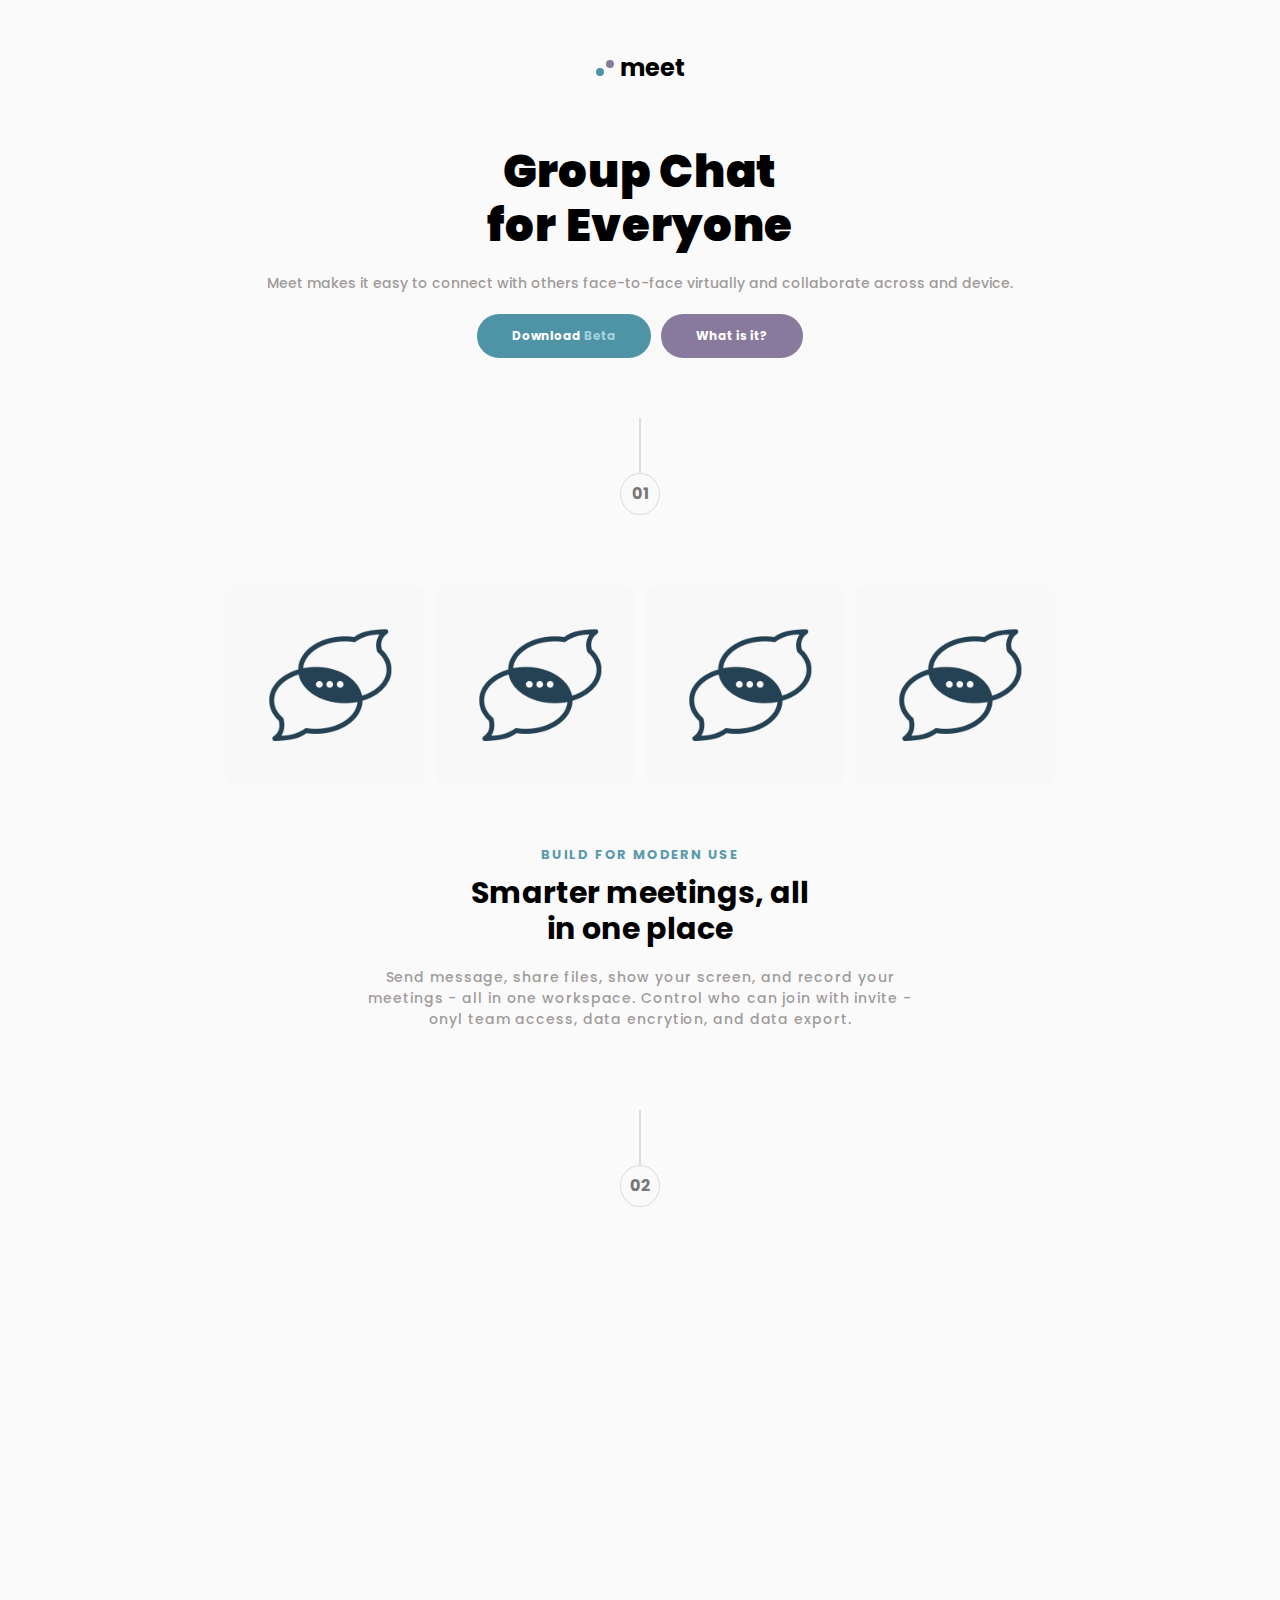
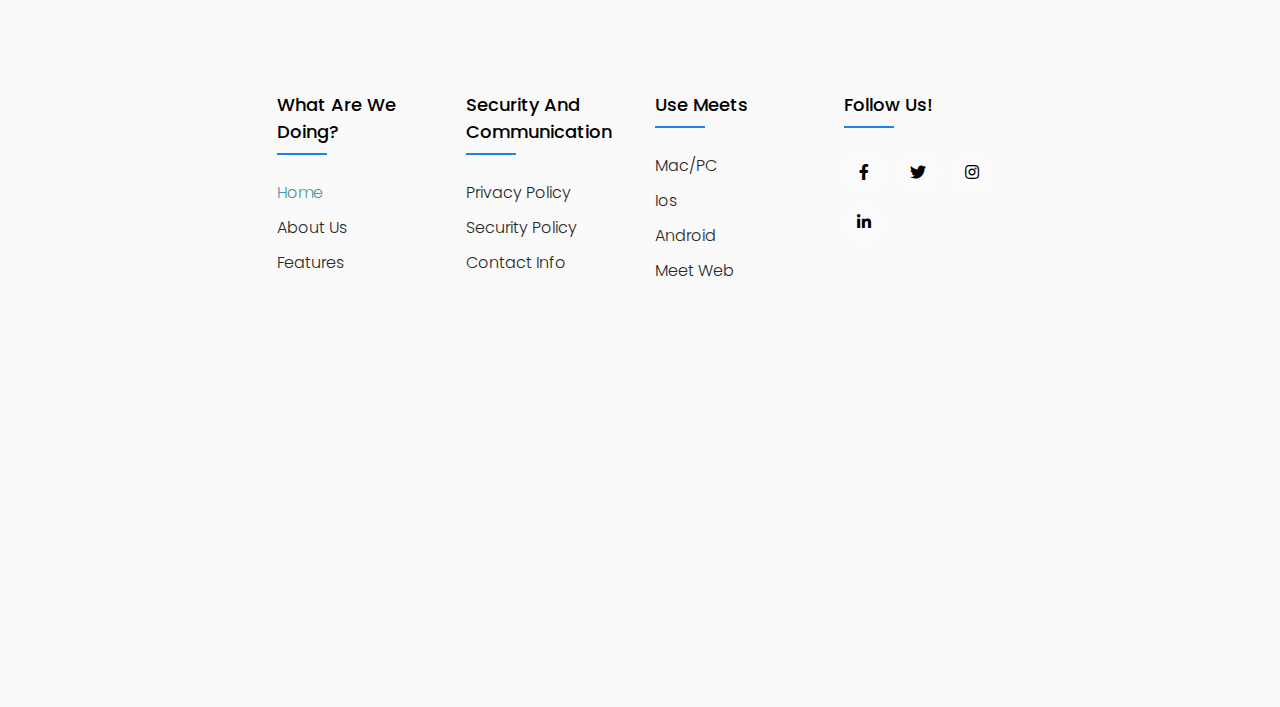
<file: index.html>
<!DOCTYPE html>
<html lang="en">
<head>
    <meta charset="UTF-8">
    <meta name="viewport" content="width=device-width, initial-scale=1.0">
    <link rel="stylesheet" type="text/css" href="https://cdnjs.cloudflare.com/ajax/libs/font-awesome/5.15.1/css/all.min.css">
    <link rel="stylesheet" href="./src/css/style.css">
    <link rel="stylesheet" href="./src/css/scrollbarcustom.css">
    <title>Meet</title>
    <link rel="icon" href="./src/img/favico.ico" type="image/x-icon" />
</head>
<body>

    <!--HEADER-START-->
    <header class="header">
        <div class="logo">
            <div class="logo-circle">
                <span class="circle circle-1"></span>
                <span class="circle circle-2"></span>
            </div>
            <h2 >meet</h2>
        </div>
    </header>
    <!--HEADER-FINISH-->

    <!----------------->

    <!--ABOUT-START-->
    <div class="about">
        
        <div class="about-info">
            <h1>Group Chat <br> for Everyone</h1>
            <p>Meet makes it easy to connect with others face-to-face virtually and collaborate across and device.</p>
            <div class="btn">
                <a href="./dowland.html" class="btn-1">Download <span>Beta</span></a>
                <a href="./about.html" class="btn-2">What is it?</a>
            </div>
        </div>

    </div>
    <!--ABOUT-FINISH-->

    <!----------------->
    
    <!--LINE-START-->
    <div class="line">
        <span class="limit"></span>
        <span class="line-cricle">01</span>
    </div>
    <!--LINE-FINISH-->

    <!----------------->
    
    <!--CONTAINER-START-->
    <div class="container">
        <div class="content">
            <img src="./src/img/c1.png" alt="">
            <img src="./src/img/c2.png" alt="">
            <img src="./src/img/c3.png" alt="">
            <img src="./src/img/c4.png" alt="">
        </div>
        <div class="information">
            <h4>BUILD FOR MODERN USE</h4>
            <h2>Smarter meetings, all <br> in one place</h2>
            <p>Send message, share files, show your screen, and record your <br>
                meetings - all in one workspace. Control who can join with invite - <br>
                onyl team access, data encrytion, and data export.
            </p>
        </div>
    </div>

    <!--CONTAINER-FINISH-->

    <!----------------->

    <!--LINE-START-->
    <div class="line">
        <span class="limit"></span>
        <span class="line-cricle">02</span>
    </div>
    <!--LINE-FINISH-->

    <!----------------->

    <!--FOOTER-START-->
    <footer class="footer">
		<div class="container1">
			<div class="row">
				<div class="col">
					<h4>What are we doing?</h4>
					<ul>
                        <li><a href="./index.html" class="active">Home</a></li>
						<li><a href="./about.html">About Us</a></li>
						<li><a href="./features.html">Features</a></li>
					</ul>
				</div>
				<div class="col">
					<h4>Security And <br>Communication
                    </h4>
					<ul>
                        <li><a href="#"  >Privacy Policy</a></li>
                        <li><a href="#" >Security Policy</a></li>
                        <li><a href="./contact.html" >Contact Info</a></li>
					</ul>
				</div>
				<div class="col">
					<h4>Use meets</h4>
					<ul>
						<li><a href="./dowland.html">Mac/PC</a></li>
						<li><a href="#">Ios</a></li>
						<li><a href="#">Android</a></li>
						<li><a href="#">meet Web</a></li>
					</ul>
				</div>
				<div class="col">
					<h4>Follow us!</h4>
					<div class="social-links">
						<a href="#"><i class="fab fa-facebook-f"></i></a>
						<a href="#"><i class="fab fa-twitter"></i></a>
						<a href="#"><i class="fab fa-instagram"></i></a>
						<a href="#"><i class="fab fa-linkedin-in"></i></a>
					</div>
				</div>
			</div>
		</div>
	</footer>
</body>
</html>
</file>
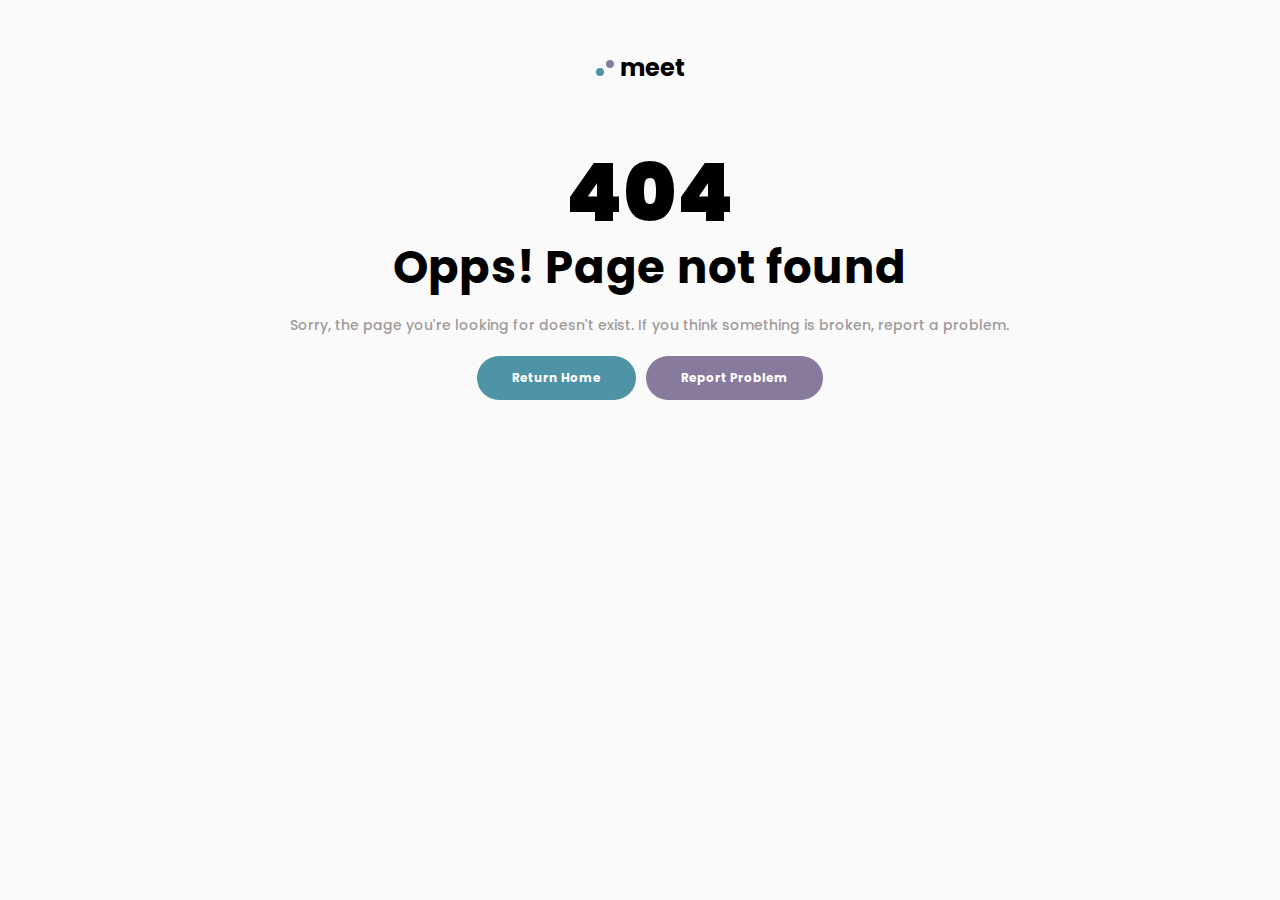
<file: 404page.html>
<!DOCTYPE html>
<html lang="en">
<head>
    <meta charset="UTF-8">
    <meta name="viewport" content="width=device-width, initial-scale=1.0">
    <link rel="stylesheet" type="text/css" href="https://cdnjs.cloudflare.com/ajax/libs/font-awesome/5.15.1/css/all.min.css">
    <link rel="stylesheet" href="./src/css/404.css">
    <link rel="stylesheet" href="./src/css/scrollbarcustom.css">
    <title>Meet   </title>
    <link rel="icon" href="./src/img/favico.ico" type="image/x-icon" />
</head>
<body>

    <!--HEADER-START-->
    <header class="header">
        <div class="logo">
            <div class="logo-circle">
                <span class="circle circle-1"></span>
                <span class="circle circle-2"></span>
            </div>
            <h2 >meet</h2>
        </div>
    </header>
    <!--HEADER-FINISH-->
    
    <div class="about">
        <div class="about-picture picture-1">
            <div class="col-1">
                <img  alt="">
                <img  alt="">
            </div>
            <div class="col-2">
                <img  alt="">
                <img  alt="">
            </div>
            <div class="col-3">
                <img  alt="">
                <img  alt="">
            </div>
        </div>
        <div class="about-info">
            <h1><span2>404</span2></h1>
            <h1><span1>Opps! Page not found</span1></h1>
            <p>Sorry, the page you're looking for doesn't exist. If you think something is broken, report a problem.</p>
            <div class="btn1">
                <a href="./index.html" class="btn-1">Return Home</a>
                <a href="./contact.html" class="btn-2">Report Problem</a>
            </div>
        </div>
        <div class="about-picture picture-2">
            <div class="col-4">
                <img  alt="">
                <img  alt="">
            </div>
            <div class="col-5">
                <img  alt="">
                <img s alt="">
            </div>
            <div class="col-6">
                <img s alt="">
                <img s alt="">
            </div>
        </div>
    </div>
    


</body>
</html>
</file>
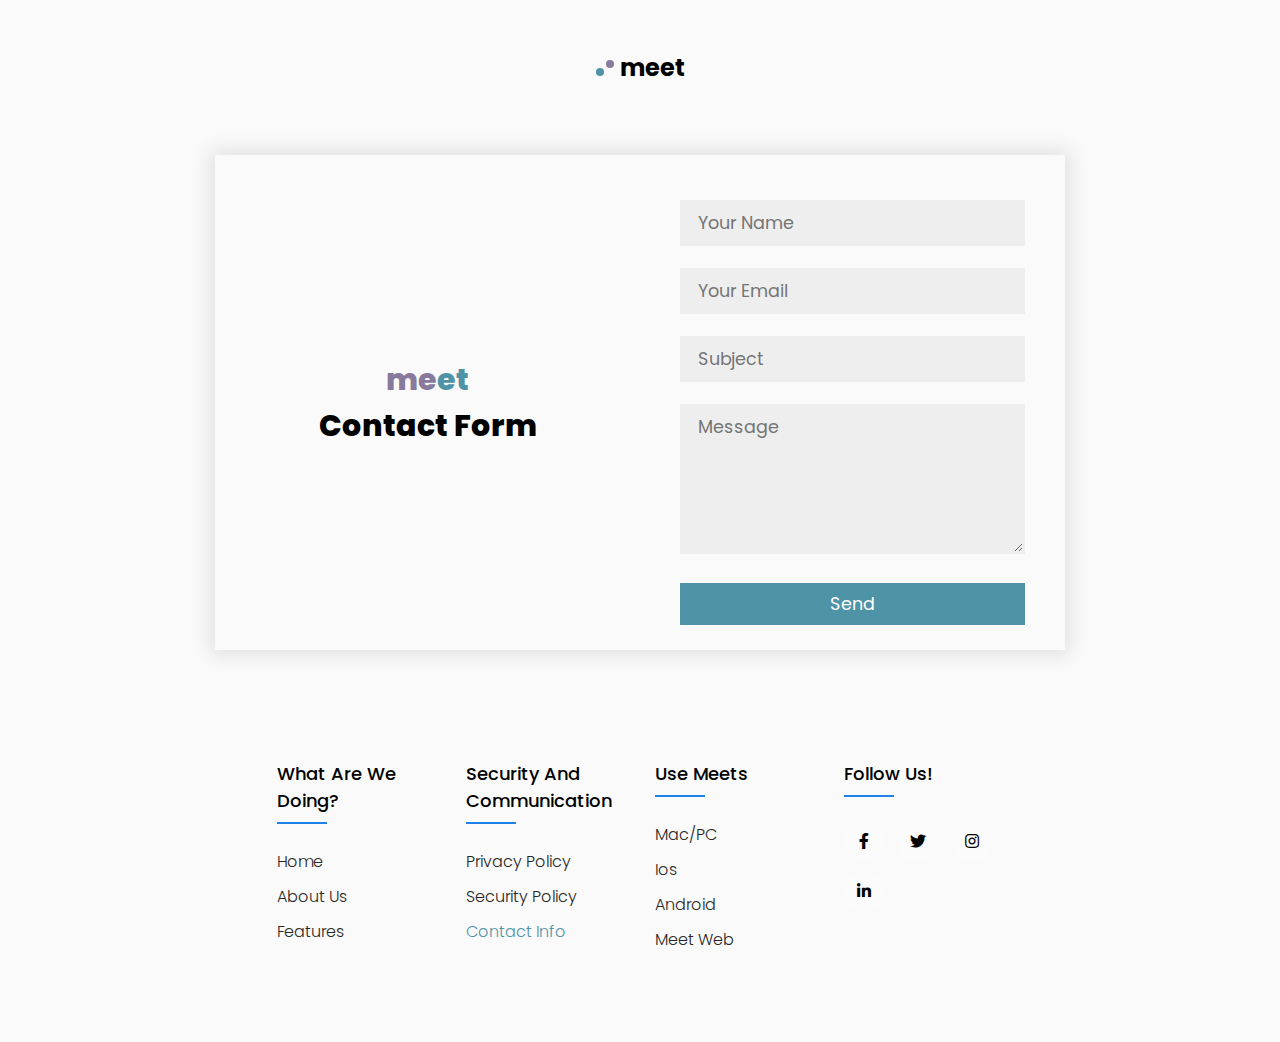
<file: contact.html>
<!DOCTYPE html>
<html lang="en">
<head>
    <meta charset="UTF-8">
    <meta name="viewport" content="width=device-width, initial-scale=1.0">
    <link rel="stylesheet" type="text/css" href="https://cdnjs.cloudflare.com/ajax/libs/font-awesome/5.15.1/css/all.min.css">
    <link rel="stylesheet" href="./src/css/contact.css">
	<link rel="stylesheet" href="./src/css/scrollbarcustom.css">
    <title>Meet | Contact</title>
    <link rel="icon" href="./src/img/favico.ico" type="image/x-icon" />
</head>
<body>

    <!--HEADER-START-->
    <header class="header">
        <div class="logo">
            <div class="logo-circle">
                <span class="circle circle-1"></span>
                <span class="circle circle-2"></span>
            </div>
            <h2>meet</h2>
        </div>
    </header>
    <!--HEADER-FINISH-->
	<form method="post" action="">
         <div class="container">
	     	<div class="contact-box">
	     		<div class="left">
                     <header class="header">
                         <div class="logo">
                             <h2><span>me</span><span1>et</span1> <br> Contact Form</h2>
							 
						</div>
                     </header>
                 </div>
	     		<div class="right">
	     			<h3></h3>
	     			<input type="text" class="field" id="name" autocomplete="off" placeholder="Your Name">
	     			<input type="text" class="field" id="email" autocomplete="off" placeholder="Your Email">
	     			<input type="text" class="field" id="subject" autocomplete="off" placeholder="Subject">
	     			<textarea id="message" autocomplete="off" placeholder="Message" class="field"></textarea>
	     			<button class="btn" id="btn">Send</button>
	     		</div>
	     	</div>
	     </div>
</form>
     <!--FOOTER-START-->
     <footer class="footer">
		<div class="container1">
			<div class="row">
				<div class="col">
					<h4>What are we doing?</h4>
					<ul>
                        <li><a href="./index.html" >Home</a></li>
						<li><a href="./about.html">About Us</a></li>
						<li><a href="./features.html">Features</a></li>
					</ul>
				</div>
				<div class="col">
					<h4>Security And <br>Communication
                    </h4>
					<ul>
                        <li><a href="#"  >Privacy Policy</a></li>
                        <li><a href="#" >Security Policy</a></li>
                        <li><a href="./contact.html" class="active">Contact Info</a></li>
					</ul>
				</div>
				<div class="col">
					<h4>Use meets</h4>
					<ul>
						<li><a href="./dowland.html">Mac/PC</a></li>
						<li><a href="#">Ios</a></li>
						<li><a href="#">Android</a></li>
						<li><a href="#">meet Web</a></li>
					</ul>
				</div>
				<div class="col">
					<h4>Follow us!</h4>
					<div class="social-links">
						<a href="#"><i class="fab fa-facebook-f"></i></a>
						<a href="#"><i class="fab fa-twitter"></i></a>
						<a href="#"><i class="fab fa-instagram"></i></a>
						<a href="#"><i class="fab fa-linkedin-in"></i></a>
					</div>
				</div>
			</div>
		</div>
	</footer>
</body>
</html>
</file>
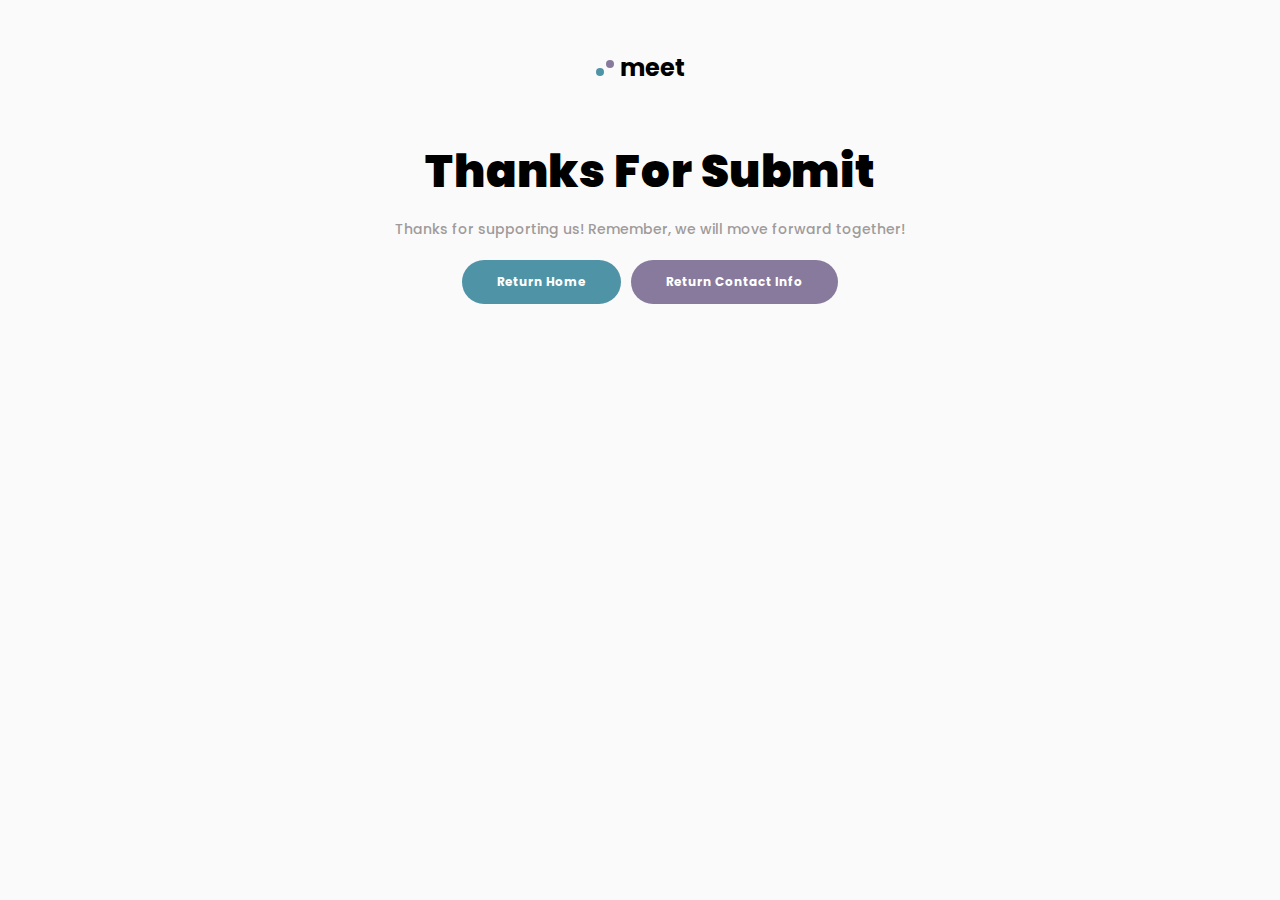
<file: Dcontact.html>
<!DOCTYPE html>
<html lang="en">
<head>
    <meta charset="UTF-8">
    <meta name="viewport" content="width=device-width, initial-scale=1.0">
    <link rel="stylesheet" type="text/css" href="https://cdnjs.cloudflare.com/ajax/libs/font-awesome/5.15.1/css/all.min.css">
    <link rel="stylesheet" href="./src/css/contact.css">
    <link rel="stylesheet" href="./src/css/scrollbarcustom.css">
    <title>Meet | Contact</title>
    <link rel="icon" href="./src/img/favico.ico" type="image/x-icon" />
</head>
<body>

    <!--HEADER-START-->
    <header class="header">
        <div class="logo">
            <div class="logo-circle">
                <span class="circle circle-1"></span>
                <span class="circle circle-2"></span>
            </div>
            <h2>meet</h2>
        </div>
    </header>

<!--ABOUT-START-->
<div class="about">
    <div class="about-picture picture-1">
        <div class="col-1">
            <img  alt="">
            <img  alt="">
        </div>
        <div class="col-2">
            <img  alt="">
            <img  alt="">
        </div>
        <div class="col-3">
            <img  alt="">
            <img  alt="">
        </div>
    </div>
    <div class="about-info">
        <h1>Thanks For Submit</h1>
        <p>Thanks for supporting us! Remember, we will move forward together!</p>
        <div class="btn1">
            <a href="./index.html" class="btn-1">Return Home</a>
            <a href="./contact.html" class="btn-2">Return Contact Info</a>
        </div>
    </div>
    <div class="about-picture picture-2">
        <div class="col-4">
            <img  alt="">
            <img  alt="">
        </div>
        <div class="col-5">
            <img  alt="">
            <img s alt="">
        </div>
        <div class="col-6">
            <img s alt="">
            <img s alt="">
        </div>
    </div>
</div>

</body>
</html>
</file>
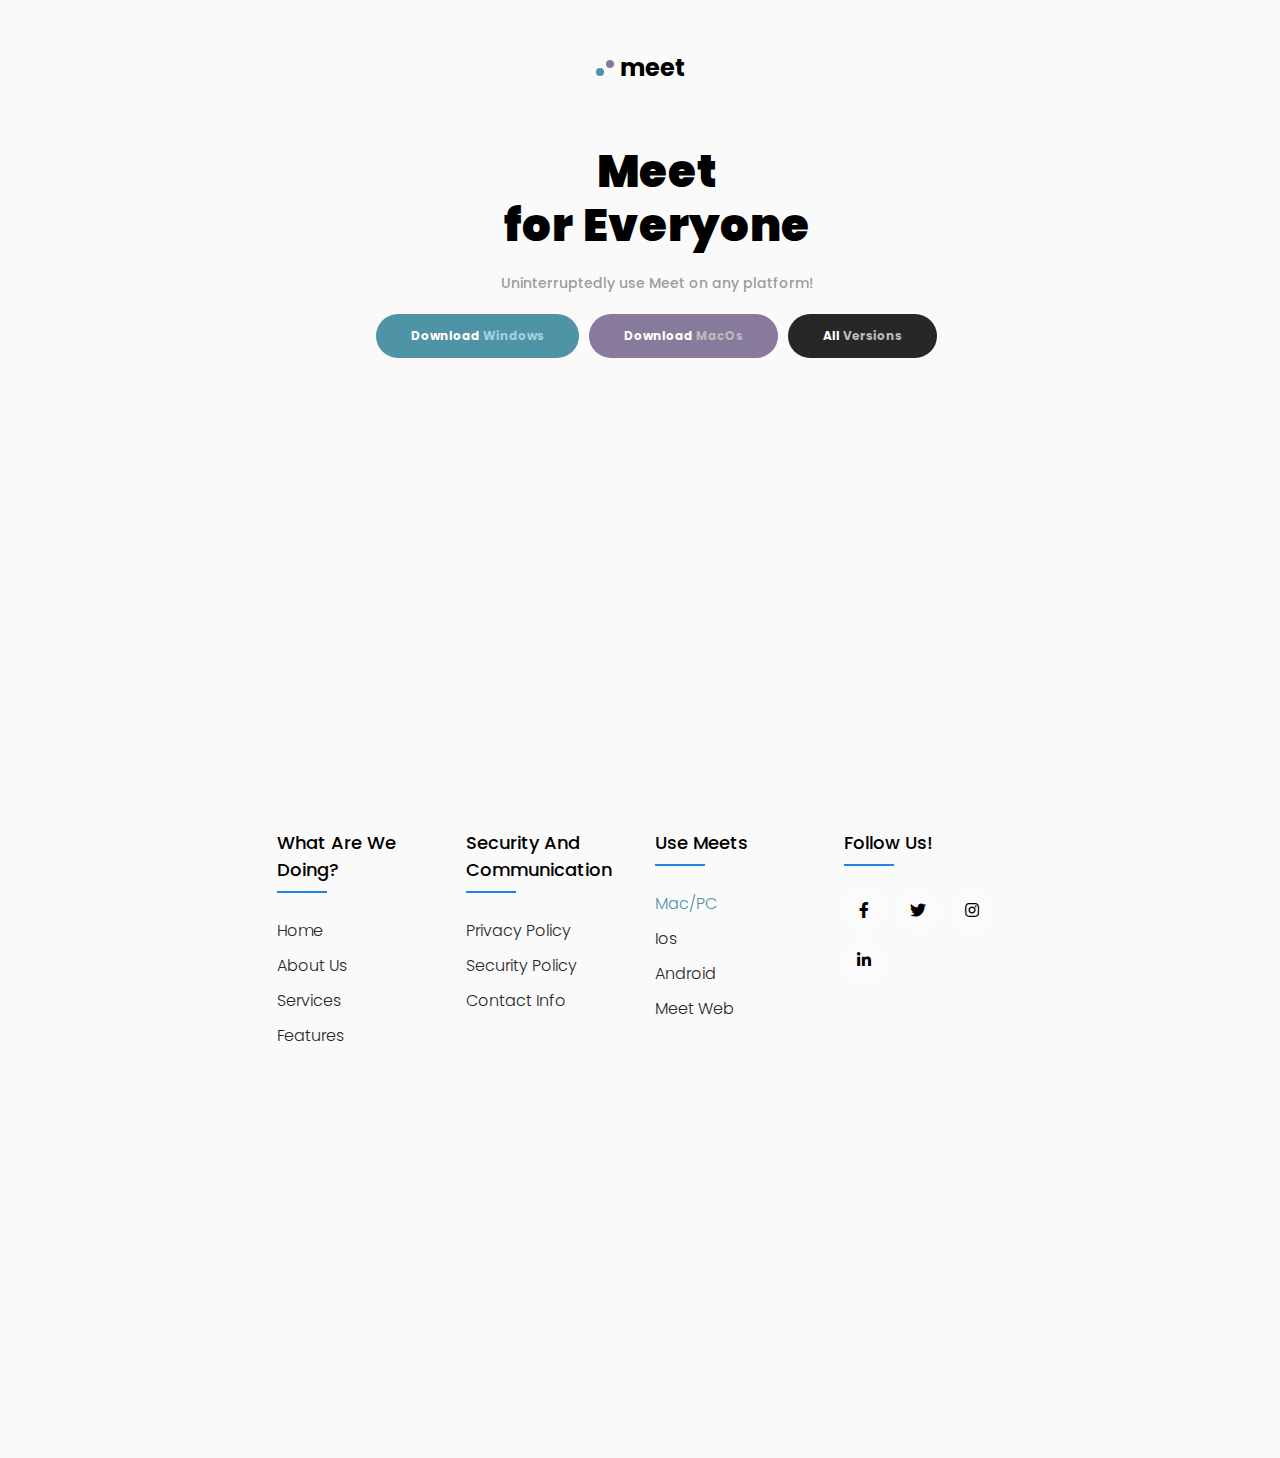
<file: dowland.html>
<!DOCTYPE html>
<html lang="en">
<head>
    <meta charset="UTF-8">
    <meta name="viewport" content="width=device-width, initial-scale=1.0">
    <link rel="stylesheet" type="text/css" href="https://cdnjs.cloudflare.com/ajax/libs/font-awesome/5.15.1/css/all.min.css">
    <link rel="stylesheet" href="./src/css/dowland.css">
    <link rel="stylesheet" href="./src/css/scrollbarcustom.css">
    <title>Meet | Download</title>
    <link rel="icon" href="./src/img/favico.ico" type="image/x-icon" />
</head>
<body>

    <!--HEADER-START-->
    <header class="header">
        <div class="logo">
            <div class="logo-circle">
                <span class="circle circle-1"></span>
                <span class="circle circle-2"></span>
            </div>
            <h2>meet</h2>
        </div>
    </header>
    <!--HEADER-FINISH-->
    <div class="about">
        <div class="about-picture picture-1">
            <div class="col-1">
                <img  alt="">
                <img  alt="">
            </div>
            <div class="col-2">
                <img  alt="">
                <img  alt="">
            </div>
            <div class="col-3">
                <img  alt="">
                <img  alt="">
            </div>
        </div>
        <div class="about-info">
            <h1>Meet <br> for Everyone</h1>
            <p>Uninterruptedly use Meet on any platform!</p>
            <div class="btn">
                <a href="#" class="btn-1">Download <span>Windows</span></a>
                <a href="#" class="btn-2">Download <span1>MacOs</span1></a>
                <a href="#" class="btn-3">All <span2>Versions</span2></a>
            </div>
        </div>
        <div class="about-picture picture-2">
            <div class="col-4">
                <img alt="">
                <img alt="">
            </div>
            <div class="col-5">
                <img alt="">
                <img" alt="">
            </div>
            <div class="col-6">
                <img  alt="">
                <img  alt="">
            </div>
        </div>
    </div>
    <!--FOOTER-START-->
    <footer class="footer">
		<div class="container1">
			<div class="row">
				<div class="col">
					<h4>What are we doing?</h4>
					<ul>
                        <li><a href="./index.html" >Home</a></li>
						<li><a href="./about.html">About Us</a></li>
						<li><a href="./service.html">Services</a></li>
						<li><a href="./features.html">Features</a></li>
					</ul>
				</div>
				<div class="col">
					<h4>Security And <br>Communication
                    </h4>
					<ul>
                        <li><a href="#"  >Privacy Policy</a></li>
                        <li><a href="#" >Security Policy</a></li>
                        <li><a href="./contact.html" >Contact Info</a></li>
					</ul>
				</div>
                
				<div class="col">
					<h4>Use meets</h4>
					<ul>
						<li><a href="./dowland.html"class="active">Mac/PC</a></li>
						<li><a href="#">Ios</a></li>
						<li><a href="#">Android</a></li>
						<li><a href="#">meet Web</a></li>
					</ul>
				</div>
				<div class="col">
					<h4>Follow us!</h4>
					<div class="social-links">
						<a href="#"><i class="fab fa-facebook-f"></i></a>
						<a href="#"><i class="fab fa-twitter"></i></a>
						<a href="#"><i class="fab fa-instagram"></i></a>
						<a href="#"><i class="fab fa-linkedin-in"></i></a>
					</div>
				</div>
			</div>
		</div>
	</footer>
</body>
</html>
</file>
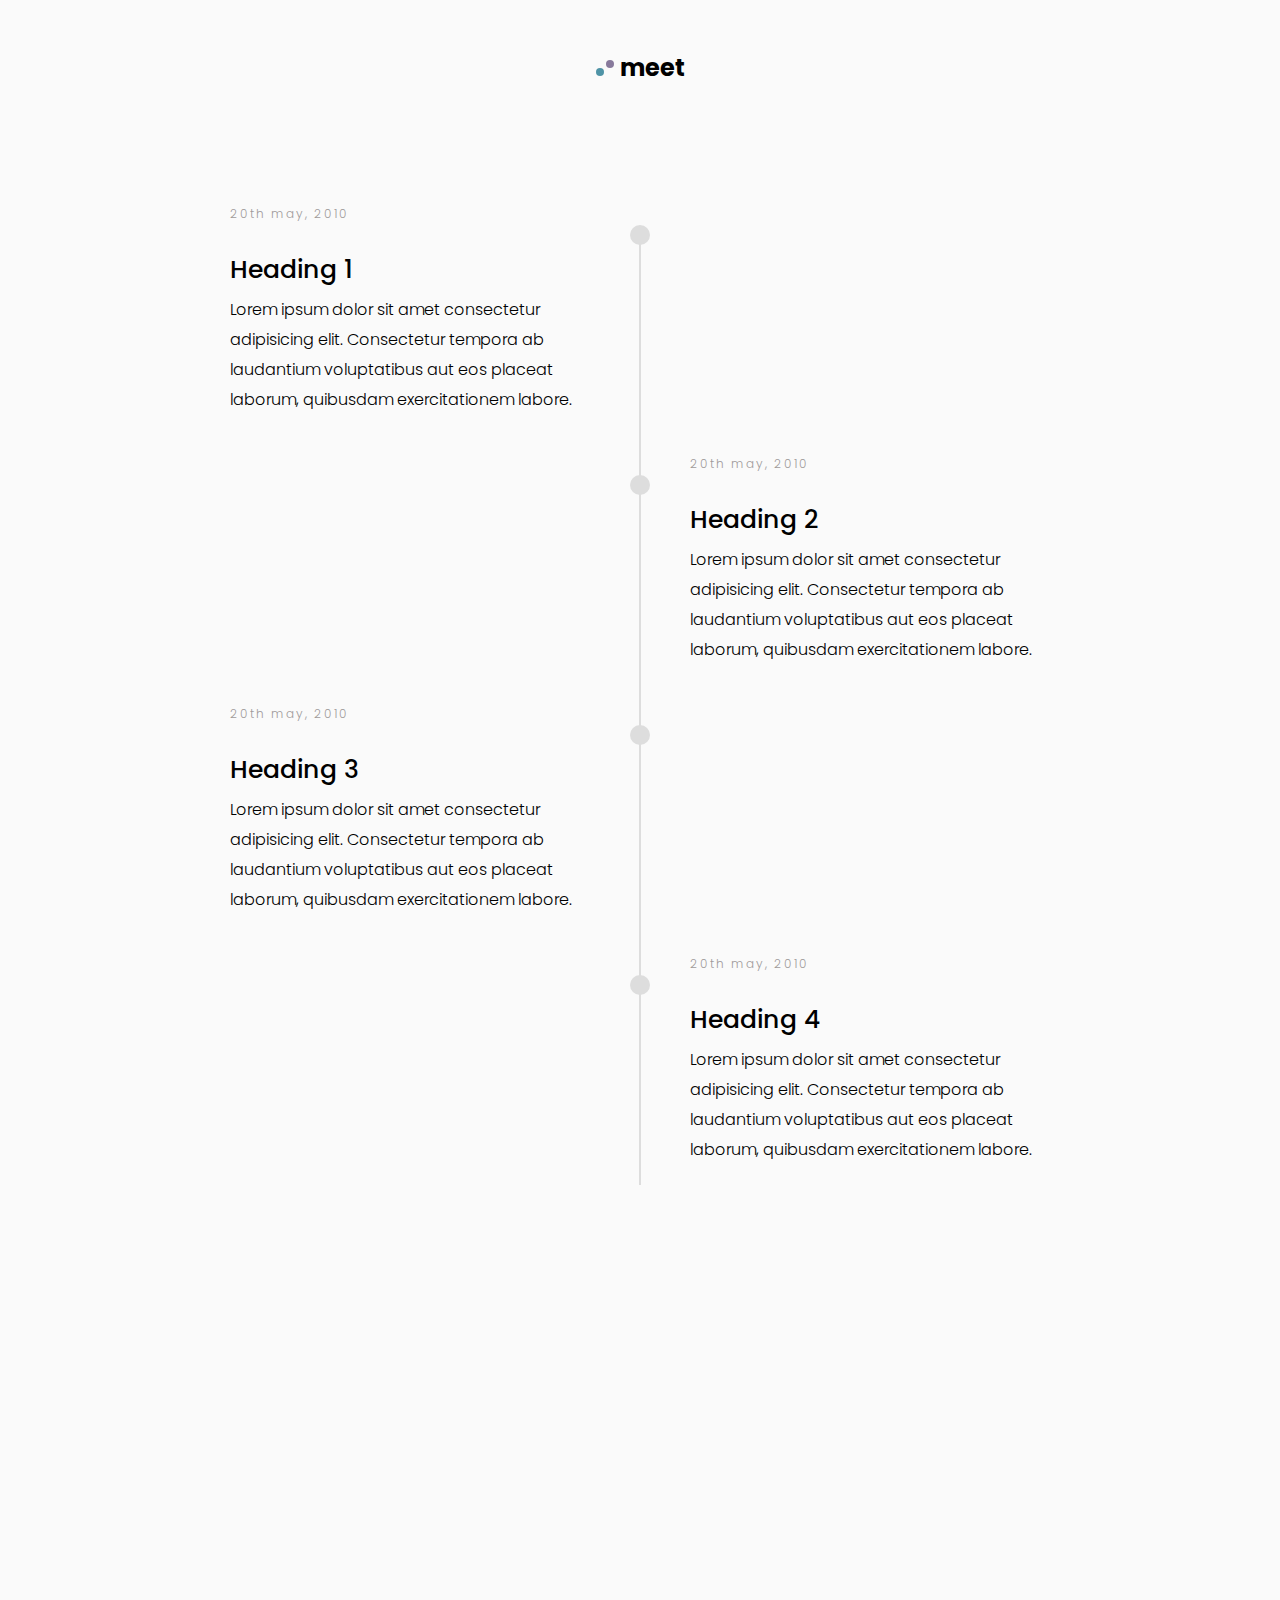
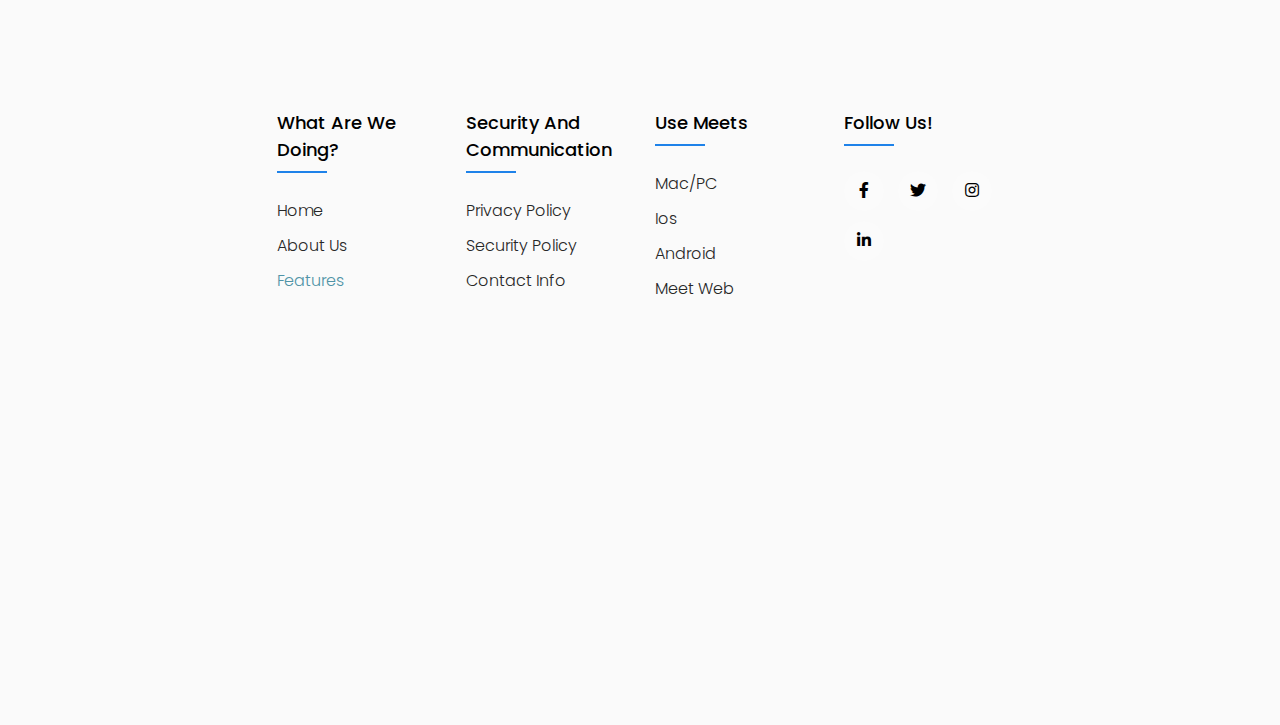
<file: features.html>
<!DOCTYPE html>
<html lang="en">
<head>
    <meta charset="UTF-8">
    <meta name="viewport" content="width=device-width, initial-scale=1.0">
    <link rel="stylesheet" type="text/css" href="https://cdnjs.cloudflare.com/ajax/libs/font-awesome/5.15.1/css/all.min.css">
    <link rel="stylesheet" href="./src/css/features.css">
    <link rel="stylesheet" href="./src/css/scrollbarcustom.css">
    <title>Meet | Features</title>
    <link rel="icon" href="./src/img/favico.ico" type="image/x-icon" />
</head>
<body>

    <!--HEADER-START-->
    <header class="header">
        <div class="logo">
            <div class="logo-circle">
                <span class="circle circle-1"></span>
                <span class="circle circle-2"></span>
            </div>
            <h2 >meet</h2>
        </div>
    </header>
    <!--HEADER-FINISH-->
    <div class="container">
        <div class="timeline">
          <ul>
            <li>
              <div class="timeline-content">
                <h3 class="date">20th may, 2010</h3>
                <h1>Heading 1</h1>
                <p>Lorem ipsum dolor sit amet consectetur adipisicing elit. Consectetur tempora ab laudantium voluptatibus aut eos placeat laborum, quibusdam exercitationem labore.</p>
              </div>
            </li>
            <li>
              <div class="timeline-content">
                <h3 class="date">20th may, 2010</h3>
                <h1>Heading 2</h1>
                <p>Lorem ipsum dolor sit amet consectetur adipisicing elit. Consectetur tempora ab laudantium voluptatibus aut eos placeat laborum, quibusdam exercitationem labore.</p>
              </div>
            </li>
            <li>
              <div class="timeline-content">
                <h3 class="date">20th may, 2010</h3>
                <h1>Heading 3</h1>
                <p>Lorem ipsum dolor sit amet consectetur adipisicing elit. Consectetur tempora ab laudantium voluptatibus aut eos placeat laborum, quibusdam exercitationem labore.</p>
              </div>
            </li>
            <li>
              <div class="timeline-content">
                <h3 class="date">20th may, 2010</h3>
                <h1>Heading 4</h1>
                <p>Lorem ipsum dolor sit amet consectetur adipisicing elit. Consectetur tempora ab laudantium voluptatibus aut eos placeat laborum, quibusdam exercitationem labore.</p>
              </div>
            </li>
          </ul>
        </div>
      </div>
 <!--FOOTER-START-->
 <footer class="footer">
    <div class="container1">
        <div class="row">
            <div class="col">
                <h6>What are we doing?</h6>
                <ul>
                    <li><a href="./index.html" >Home</a></li>
                    <li><a href="./about.html">About Us</a></li>
                    <li><a href="./features.html" class="active">Features</a></li>
                </ul>
            </div>
            
            <div class="col">
                <h6>Security And <br>Communication
                </h6>
                <ul>
                    <li><a href="#"  >Privacy Policy</a></li>
                    <li><a href="#" >Security Policy</a></li>
                    <li><a href="./contact.html" >Contact Info</a></li>
                </ul>
            </div>
            <div class="col">
                <h6>Use meets</h6>
                <ul>
                    <li><a href="./dowland.html">Mac/PC</a></li>
                    <li><a href="#">Ios</a></li>
                    <li><a href="#">Android</a></li>
                    <li><a href="#">meet Web</a></li>
                </ul>
            </div>
            <div class="col">
                <h6>Follow us!</h6>
                <div class="social-links">
                    <a href="#"><i class="fab fa-facebook-f"></i></a>
                    <a href="#"><i class="fab fa-twitter"></i></a>
                    <a href="#"><i class="fab fa-instagram"></i></a>
                    <a href="#"><i class="fab fa-linkedin-in"></i></a>
                </div>
            </div>
        </div>
    </div>
</footer>
</body>
</html>
</file>
<file: src/css/style.css>
@import url('https://fonts.googleapis.com/css2?family=Lexend&family=Poppins:wght@400;500;600;700;800;900&display=swap');
*{
    margin: 0;
    padding: 0;
    box-sizing: border-box;
    font-family: 'Poppins', sans-serif;
    background-color: #fafafa;
}
body{
    overflow-x: hidden;
}
/* HEADER-START */

.header{
    display: flex;
    align-items: center;
    justify-content: center;
    margin: 50px 5px;
}

.logo{
    display: flex;
    align-items: center;
    cursor: pointer;
}

.logo-circle{
    display: flex;
    flex-direction: column;
    margin-right: 6px;
}

.header .logo .circle{
    display: inline-block;
    width: 8px;
    height: 8px;
    border-radius: 50%;
}

.header .logo .logo-circle .circle-1{
    background-color: #887a9c;
    margin-left: 10px;
}

.header .logo .logo-circle .circle-2{
    background-color: #4F93A6;
}

/* HEADER-FINISH */

/*---------------*/

/* ABOUT-START */

.about{
    display: flex;
    align-items: center;
    justify-content: space-around;
    margin: 60px 0px;
    overflow: hidden;
}

.about .about-picture{
    display: flex;
    align-items: center;
}

.about .about-picture img{
    width: 100%;
    height: 100%;
    max-width: 110px;
    max-height: 110px;
    border-radius: 50%;
    padding: 5px;
    transition: .3s;
}

.about .about-picture img:hover{
    transform: translateY(-5px);
}

.about-picture .col-1{
    margin-left: -20px;
}

.about-picture .col-6{
    margin-right: -40px;
}

.col-2, .col-5{
    margin-bottom: 90px;
}

.about .about-info{
    margin: 0 55px;
}

.about .about-info h1,p{
    text-align: center;
}

.about .about-info h1{
    font-size: 45px;
    font-weight: 900;
    line-height: 1.2;
    letter-spacing: 0.7px;
}

.about .about-info p{
    font-size: 14px;
    line-height: 1.5;
    font-weight: 500;
    color: rgb(160,154,154);
    margin: 20px 0;
}

.about .about-info .btn{
    display: flex;
    align-items: center;
    justify-content: center;
    flex-wrap: wrap;
}

.about .about-info a{
    text-decoration: none;
    padding: 13px 35px;
    display: inline-block;
    color: #fff;
    font-size: 12px;
    border-radius: 35px;
    font-weight: bold;
}

.about .about-info span{
    background-color: #4F93A6;
    color: #a0d1df;
}

.about .about-info .btn-1{
    background-color: #4F93A6;
    margin-right: 10px;
}

.about .about-info .btn-2{
    background-color: #887a9c;
}
/* ABOUT-FINISH */

/*---------------*/

/* LINE-START */

.line{
    display: flex;
    align-items: center;
    justify-content: center;
    flex-direction: column;
    margin: 60px 0;
}

.line .limit{
    border: 1px solid #ddd;
    height: 55px;
}

.line .line-cricle{
    width: 40px;
    line-height: 40px;
    text-align: center;
    border: 1px solid #ddd;
    border-radius: 50%;
    color: #777;
    font-weight: bold;
    font-size: 14;
}

/* LINE-FINISH */

/*---------------*/

/* CONTAINER-START */

.container{
    max-width: 1300px;
    margin: 0 50px;
}

.container .content{
    display: flex;
    align-items: center;
    justify-content: center;
    flex-direction: row;
    flex-wrap: wrap;
}

.container .content img{
    width: 100%;
    max-width: 200px;
    margin: 10px 5px;
    border-radius: 13px;
}

.container .information{
    display: flex;
    align-items: center;
    justify-content: center;
    flex-direction: column;
}

.container .information h4{
    margin-top: 50px;
    margin-bottom: 10px;
    font-size: 13px;
    color: #599aac;
    letter-spacing: 1.8px;
    text-align: center;
}

.container .information h2{
    font-size: 30px;
    text-align: center;
    line-height: 1.2;
    font-weight: bold;
}
.container .information p{
    text-align: center;
    font-size: 14px;
    letter-spacing: 0.9px;
    font-weight: 500;
    margin: 20px 0;
    color: rgb(160, 154, 154);
}

/* CONTAINER-FINISH */

/*---------------*/

/* FOOTER-START */
.container {
	max-width: 1170px;
	margin: auto;
}

.row {
	display: flex;
	flex-wrap: wrap;
}

ul {
	list-style: none;
}

.footer {
	background-color: transparent;
	padding: 70px 0;
}

.col {
	width: 25%;
	padding: 0 15px;
}

.col h4 {
	font-size: 18px;
	color: black;
	text-transform: capitalize;
	margin-bottom: 35px;
	font-weight: 500;
	position: relative;
}

.col h4::before {
	content: "";
	position: absolute;
	left: 0;
	bottom: -10px;
	background-color: #1e82e9;
	height: 2px;
	box-sizing: border-box;
	width: 50px;
}

.col ul li:not(:last-child) {
	margin-bottom: 10px;
}

.col ul li a {
    cursor: pointer;
	font-size: 16px;
	text-transform: capitalize;
	color: black;
	text-decoration: none;
	font-weight: 300;
	color: #272727;
	display: block;
	transition: all 0.3s ease;
}

.col .active{
    color: #4F93A6;
}
.col .active:hover{
    color: #4F93A6;
}

.col ul li a:hover {
	color: black;
	padding-left: 8px;
}
.col .social-links a {
	display: inline-block;
	height: 40px;
	width: 40px;
	background-color: rgba(255, 255, 255, 0.2);
	margin: 0 10px 10px 0;
	text-align: center;
	line-height: 40px;
	border-radius: 50%;
	color: black;
	transition: all 0.5s ease;
}

.col .social-links a:hover {
	color: #4F93A6;
}

/* Responsive Footer */

@media (max-width: 767px) {
	.col {
		width: 50%;
		margin-bottom: 30px;
	}
}

@media (max-width: 574px) {
	.col {
		width: 100%;
	}
}

/* FOOTER-FINISH */

/*---------------*/

/* RESPONSIVE-START */

@media screen and(max-widht: 870px){
    .about .about-info{
        display: flex;
        flex-direction: column;
        flex-wrap: wrap;
        text-align: center;
    }
    .about{
        flex-direction: column;
    }

    .about .about-info h1{
        font-size: 35px;
    }

    .about .about-info p{
        font-size: 12px;
    }

    .about .about-info{
        display: flex;
        flex-direction: column; 
    }
    .about .picture-1{
        margin-left: 30px;
    }
    .about .picture-2{
        margin-top: 15px;
    }
    .about .about-info a{
        margin: 5px 0;
    }
}

@media screen and(max-widht: 600px){
    .container .information h2{
        font-size: 25px;
    }
    .container p{
        font-size: 12px;
    }
}
/* REPONSİVE-FINISH */

/*---------------*/
.container1 {
    min-height: 100vh;
    width: 100%;
    display: flex;
    align-items: center;
    justify-content: center;
    padding: 100px 0;
    background-color: transparent;
  }
</file>
<file: src/css/scrollbarcustom.css>
html {
    scrollbar-width: normaş;
    scrollbar-color: #777 #555;
  }

  html::-webkit-scrollbar {
    width: 5px;
  }

  html::-webkit-scrollbar-thumb {
    background-color: transparent;
    border-radius: 10px;
  }

  html::-webkit-scrollbar-thumb:hover {
    background-color: #777;
  }

  html::-webkit-scrollbar-track {
    background-color: transparent;
  }

  html::-webkit-scrollbar-track:hover {
    background-color: transparent;
  }
</file>
<file: src/css/404.css>
@import url('https://fonts.googleapis.com/css2?family=Lexend&family=Poppins:wght@400;500;600;700;800;900&display=swap');
*{
    margin: 0;
    padding: 0;
    box-sizing: border-box;
    font-family: 'Poppins', sans-serif;
    background-color: #fafafa;
}
body{
    overflow-x: hidden;
}
/* HEADER-START */

.header{
    display: flex;
    align-items: center;
    justify-content: center;
    margin: 50px 5px;
}

.logo{
    display: flex;
    align-items: center;
    cursor: pointer;
}

.logo-circle{
    display: flex;
    flex-direction: column;
    margin-right: 6px;
}

.header .logo .circle{
    display: inline-block;
    width: 8px;
    height: 8px;
    border-radius: 50%;
}

.header .logo .logo-circle .circle-1{
    background-color: #887a9c;
    margin-left: 10px;
}

.header .logo .logo-circle .circle-2{
    background-color: #4F93A6;
}

/* HEADER-FINISH */
@import url('https://fonts.googleapis.com/css2?family=Lexend&family=Poppins:wght@400;500;600;700;800;900&display=swap');
*{
    margin: 0;
    padding: 0;
    box-sizing: border-box;
    font-family: 'Poppins', sans-serif;
    background-color: #fafafa;
}
body{
    overflow-x: hidden;
}
/* HEADER-START */

.header{
    display: flex;
    align-items: center;
    justify-content: center;
    margin: 50px 5px;
}

.logo{
    display: flex;
    align-items: center;
    cursor: pointer;
}

.logo-circle{
    display: flex;
    flex-direction: column;
    margin-right: 6px;
}

.header .logo .circle{
    display: inline-block;
    width: 8px;
    height: 8px;
    border-radius: 50%;
}

.header .logo .logo-circle .circle-1{
    background-color: #887a9c;
    margin-left: 10px;
}

.header .logo .logo-circle .circle-2{
    background-color: #4F93A6;
}

/* HEADER-FINISH */

/*---------------*/



/*---------------*/

/* FOOTER-START */
.container {
	max-width: 1170px;
	margin: auto;
}

.row {
	display: flex;
	flex-wrap: wrap;
}

ul {
	list-style: none;
}

.footer {
	background-color: transparent;
	padding: 70px 0;
}

.col {
	width: 25%;
	padding: 0 15px;
}

.col h4 {
	font-size: 18px;
	color: black;
	text-transform: capitalize;
	margin-bottom: 35px;
	font-weight: 500;
	position: relative;
}

.col h4::before {
	content: "";
	position: absolute;
	left: 0;
	bottom: -10px;
	background-color: #1e82e9;
	height: 2px;
	box-sizing: border-box;
	width: 50px;
}

.col ul li:not(:last-child) {
	margin-bottom: 10px;
}

.col ul li a {
    cursor: pointer;
	font-size: 16px;
	text-transform: capitalize;
	color: black;
	text-decoration: none;
	font-weight: 300;
	color: #272727;
	display: block;
	transition: all 0.3s ease;
}

.col .active{
    color: #4F93A6;
}
.col .active:hover{
    color: #4F93A6;
}

.col ul li a:hover {
	color: black;
	padding-left: 8px;
}
.col .social-links a {
	display: inline-block;
	height: 40px;
	width: 40px;
	background-color: rgba(255, 255, 255, 0.2);
	margin: 0 10px 10px 0;
	text-align: center;
	line-height: 40px;
	border-radius: 50%;
	color: black;
	transition: all 0.5s ease;
}

.col .social-links a:hover {
	color: #4F93A6;
}

/* Responsive Footer */

@media (max-width: 767px) {
	.col {
		width: 50%;
		margin-bottom: 30px;
	}
}

@media (max-width: 574px) {
	.col {
		width: 100%;
	}
}

/* FOOTER-FINISH */


/*---------------*/


.col .active{
    color: #4F93A6;
}
.col .active:hover{
    color: #4F93A6;
}

/*---------------*/

/*FINISH */

.container1{
	position: relative;
	width: 100%;
	height: 100%;
	display: flex;
	justify-content: center;
	align-items: center;
	padding: 20px 100px;
}
.container{
	position: relative;
	width: 100%;
	height: 100%;
	display: flex;
	justify-content: center;
	align-items: center;
	padding: 20px 100px;
}
.container:after{
	content: '';
	position: absolute;
	width: 100%;
	height: 100%;
	left: 0;
	top: 0;
	filter: blur(50px);
	z-index: -1;
}
.contact-box{
	max-width: 850px;
	display: grid;
	grid-template-columns: repeat(2, 1fr);
	justify-content: center;
	align-items: center;
	text-align: center;
	background-color: transparent;
	box-shadow: 0px 0px 19px 5px rgba(0,0,0,0.10);
}
.right{
	padding: 25px 40px;
}

h3{
	position: relative;
	padding: 0 0 10px;
	margin-bottom: 10px;
}

h3:after{
	content: '';
    position: absolute;
    left: 50%;
    bottom: 0;
    transform: translateX(-50%);
    height: 4px;
    width: 50px;
    border-radius: 2px;
}

.field{
	width: 100%;
	border: 2px solid rgba(0, 0, 0, 0);
	outline: none;
	background-color: rgba(230, 230, 230, 0.6);
	padding: 0.5rem 1rem;
	font-size: 1.1rem;
	margin-bottom: 22px;
	transition: .3s;
}

.field:hover{
	background-color: rgba(0, 0, 0, 0.1);
}

textarea{
	min-height: 150px;
}

.btn{
	width: 100%;
	padding: 0.5rem 1rem;
	background-color: #4F93A6;
	color: #fff;
	font-size: 1.1rem;
	border: none;
	outline: none;
	cursor: pointer;
	transition: .3s;
}

.btn:hover{
    background-color: #427c8b;
}

.field:focus{
    border: 2px solid rgba(30,85,250,0.47);
    background-color: #fff;
}

@media screen and (max-width: 880px){
	.contact-box{
		grid-template-columns: 1fr;
	}
	.left{
		height: 200px;
	}
}

.contact-box .logo h2 span{
  color: #887a9c;
}

.contact-box .logo h2 span1{
  color: #4F93A6;
}

.contact-box .logo h2 {
	font-weight: 800;
	font-size: 30px;
  }
  

.about{
    display: flex;
    align-items: center;
    justify-content: space-around;
    margin: 60px 0px;
    overflow: hidden;
}

.about .about-picture{
    display: flex;
    align-items: center;
}

.about .about-picture img{
    width: 100%;
    height: 100%;
    max-width: 110px;
    max-height: 110px;
    border-radius: 50%;
    padding: 5px;
    transition: .3s;
}

.about .about-picture img:hover{
    transform: translateY(-5px);
}

.about-picture .col-1{
    margin-left: -20px;
}

.about-picture .col-6{
    margin-right: -40px;
}

.col-2, .col-5{
    margin-bottom: 90px;
}

.about .about-info{
    margin: 0 55px;
}

.about .about-info h1,p{
    text-align: center;
}

.about .about-info h1{
    font-size: 45px;
    font-weight: 900;
    line-height: 1.2;
    letter-spacing: 0.7px;
}

.about .about-info p{
    font-size: 14px;
    line-height: 1.5;
    font-weight: 500;
    color: rgb(160,154,154);
    margin: 20px 0;
}

.about .about-info .btn1{
    display: flex;
    align-items: center;
    justify-content: center;
    flex-wrap: wrap;
}

.about .about-info a{
    text-decoration: none;
    padding: 13px 35px;
    display: inline-block;
    color: #fff;
    font-size: 12px;
    border-radius: 35px;
    font-weight: bold;
}
.about .about-info h1 span1{
    background-color: transparent;
    color: black;
    font-weight: 700;
}
.about .about-info h1 span2 {
    font-weight: 900;
}
.about .about-info h1 span2{
    background-color: transparent;
    color: black;
    font-size: 80px;
}


.about .about-info span{
    background-color: transparent;
    color: #a0d1df;
}

.about .about-info .btn-1{
    background-color: #4F93A6;
    margin-right: 10px;
}

.about .about-info .btn-2{
    background-color: #887a9c;
}
/* ABOUT-FINISH */
</file>
<file: src/css/contact.css>
@import url('https://fonts.googleapis.com/css2?family=Lexend&family=Poppins:wght@400;500;600;700;800;900&display=swap');
*{
    margin: 0;
    padding: 0;
    box-sizing: border-box;
    font-family: 'Poppins', sans-serif;
    background-color: #fafafa;
}
body{
    overflow-x: hidden;
}
/* HEADER-START */

.header{
    display: flex;
    align-items: center;
    justify-content: center;
    margin: 50px 5px;
}

.logo{
    display: flex;
    align-items: center;
    cursor: pointer;
}

.logo-circle{
    display: flex;
    flex-direction: column;
    margin-right: 6px;
}

.header .logo .circle{
    display: inline-block;
    width: 8px;
    height: 8px;
    border-radius: 50%;
}

.header .logo .logo-circle .circle-1{
    background-color: #887a9c;
    margin-left: 10px;
}

.header .logo .logo-circle .circle-2{
    background-color: #4F93A6;
}

/* HEADER-FINISH */

/*---------------*/



/*---------------*/

/* FOOTER-START */
.container {
	max-width: 1170px;
	margin: auto;
}

.row {
	display: flex;
	flex-wrap: wrap;
}

ul {
	list-style: none;
}

.footer {
	background-color: transparent;
	padding: 70px 0;
}

.col {
	width: 25%;
	padding: 0 15px;
}

.col h4 {
	font-size: 18px;
	color: black;
	text-transform: capitalize;
	margin-bottom: 35px;
	font-weight: 500;
	position: relative;
}

.col h4::before {
	content: "";
	position: absolute;
	left: 0;
	bottom: -10px;
	background-color: #1e82e9;
	height: 2px;
	box-sizing: border-box;
	width: 50px;
}

.col ul li:not(:last-child) {
	margin-bottom: 10px;
}

.col ul li a {
    cursor: pointer;
	font-size: 16px;
	text-transform: capitalize;
	color: black;
	text-decoration: none;
	font-weight: 300;
	color: #272727;
	display: block;
	transition: all 0.3s ease;
}

.col .active{
    color: #4F93A6;
}
.col .active:hover{
    color: #4F93A6;
}

.col ul li a:hover {
	color: black;
	padding-left: 8px;
}
.col .social-links a {
	display: inline-block;
	height: 40px;
	width: 40px;
	background-color: rgba(255, 255, 255, 0.2);
	margin: 0 10px 10px 0;
	text-align: center;
	line-height: 40px;
	border-radius: 50%;
	color: black;
	transition: all 0.5s ease;
}

.col .social-links a:hover {
	color: #4F93A6;
}

/* Responsive Footer */

@media (max-width: 767px) {
	.col {
		width: 50%;
		margin-bottom: 30px;
	}
}

@media (max-width: 574px) {
	.col {
		width: 100%;
	}
}

/* FOOTER-FINISH */


/*---------------*/


.col .active{
    color: #4F93A6;
}
.col .active:hover{
    color: #4F93A6;
}

/*---------------*/

/*FINISH */

.container1{
	position: relative;
	width: 100%;
	height: 100%;
	display: flex;
	justify-content: center;
	align-items: center;
	padding: 20px 100px;
}
.container{
	position: relative;
	width: 100%;
	height: 100%;
	display: flex;
	justify-content: center;
	align-items: center;
	padding: 20px 100px;
}
.container:after{
	content: '';
	position: absolute;
	width: 100%;
	height: 100%;
	left: 0;
	top: 0;
	filter: blur(50px);
	z-index: -1;
}
.contact-box{
	max-width: 850px;
	display: grid;
	grid-template-columns: repeat(2, 1fr);
	justify-content: center;
	align-items: center;
	text-align: center;
	background-color: transparent;
	box-shadow: 0px 0px 19px 5px rgba(0,0,0,0.10);
}
.right{
	padding: 25px 40px;
}

h3{
	position: relative;
	padding: 0 0 10px;
	margin-bottom: 10px;
}

h3:after{
	content: '';
    position: absolute;
    left: 50%;
    bottom: 0;
    transform: translateX(-50%);
    height: 4px;
    width: 50px;
    border-radius: 2px;
}

.field{
	width: 100%;
	border: 2px solid rgba(0, 0, 0, 0);
	outline: none;
	background-color: rgba(230, 230, 230, 0.6);
	padding: 0.5rem 1rem;
	font-size: 1.1rem;
	margin-bottom: 22px;
	transition: .3s;
}

.field:hover{
	background-color: rgba(0, 0, 0, 0.1);
}

textarea{
	min-height: 150px;
}

.btn{
	width: 100%;
	padding: 0.5rem 1rem;
	background-color: #4F93A6;
	color: #fff;
	font-size: 1.1rem;
	border: none;
	outline: none;
	cursor: pointer;
	transition: .3s;
}

.btn:hover{
    background-color: #427c8b;
}

.field:focus{
    border: 2px solid rgba(30,85,250,0.47);
    background-color: #fff;
}

@media screen and (max-width: 880px){
	.contact-box{
		grid-template-columns: 1fr;
	}
	.left{
		height: 200px;
	}
}

.contact-box .logo h2 span{
  color: #887a9c;
}

.contact-box .logo h2 span1{
  color: #4F93A6;
}

.contact-box .logo h2 {
	font-weight: 800;
	font-size: 30px;
  }
  

.about{
    display: flex;
    align-items: center;
    justify-content: space-around;
    margin: 60px 0px;
    overflow: hidden;
}

.about .about-picture{
    display: flex;
    align-items: center;
}

.about .about-picture img{
    width: 100%;
    height: 100%;
    max-width: 110px;
    max-height: 110px;
    border-radius: 50%;
    padding: 5px;
    transition: .3s;
}

.about .about-picture img:hover{
    transform: translateY(-5px);
}

.about-picture .col-1{
    margin-left: -20px;
}

.about-picture .col-6{
    margin-right: -40px;
}

.col-2, .col-5{
    margin-bottom: 90px;
}

.about .about-info{
    margin: 0 55px;
}

.about .about-info h1,p{
    text-align: center;
}

.about .about-info h1{
    font-size: 45px;
    font-weight: 900;
    line-height: 1.2;
    letter-spacing: 0.7px;
}

.about .about-info p{
    font-size: 14px;
    line-height: 1.5;
    font-weight: 500;
    color: rgb(160,154,154);
    margin: 20px 0;
}

.about .about-info .btn1{
    display: flex;
    align-items: center;
    justify-content: center;
    flex-wrap: wrap;
}

.about .about-info a{
    text-decoration: none;
    padding: 13px 35px;
    display: inline-block;
    color: #fff;
    font-size: 12px;
    border-radius: 35px;
    font-weight: bold;
}

.about .about-info span{
    background-color: #4F93A6;
    color: #a0d1df;
}

.about .about-info .btn-1{
    background-color: #4F93A6;
    margin-right: 10px;
}

.about .about-info .btn-2{
    background-color: #887a9c;
}
/* ABOUT-FINISH */
</file>
<file: src/css/dowland.css>
@import url('https://fonts.googleapis.com/css2?family=Lexend&family=Poppins:wght@400;500;600;700;800;900&display=swap');
*{
    margin: 0;
    padding: 0;
    box-sizing: border-box;
    font-family: 'Poppins', sans-serif;
    background-color: #fafafa;
}
body{
    overflow-x: hidden;
}
/* HEADER-START */

.header{
    display: flex;
    align-items: center;
    justify-content: center;
    margin: 50px 5px;
}

.logo{
    display: flex;
    align-items: center;
    cursor: pointer;
}

.logo-circle{
    display: flex;
    flex-direction: column;
    margin-right: 6px;
}

.header .logo .circle{
    display: inline-block;
    width: 8px;
    height: 8px;
    border-radius: 50%;
}

.header .logo .logo-circle .circle-1{
    background-color: #887a9c;
    margin-left: 10px;
}

.header .logo .logo-circle .circle-2{
    background-color: #4F93A6;
}

/* HEADER-FINISH */

/*---------------*/

/* ABOUT-START */

.about{
    display: flex;
    align-items: center;
    justify-content: space-around;
    margin: 60px 0px;
    overflow: hidden;
}

.about .about-picture{
    display: flex;
    align-items: center;
}

.about .about-picture img{
    width: 100%;
    height: 100%;
    max-width: 110px;
    max-height: 110px;
    border-radius: 50%;
    padding: 5px;
    transition: .3s;
}

.about .about-picture img:hover{
    transform: translateY(-5px);
}

.about-picture .col-1{
    margin-left: -20px;
}

.about-picture .col-6{
    margin-right: -40px;
}

.col-2, .col-5{
    margin-bottom: 90px;
}

.about .about-info{
    margin: 0 55px;
}

.about .about-info h1,p{
    text-align: center;
}

.about .about-info h1{
    font-size: 45px;
    font-weight: 900;
    line-height: 1.2;
    letter-spacing: 0.7px;
}

.about .about-info p{
    font-size: 14px;
    line-height: 1.5;
    font-weight: 500;
    color: rgb(160,154,154);
    margin: 20px 0;
}

.about .about-info .btn{
    display: flex;
    align-items: center;
    justify-content: center;
    flex-wrap: wrap;
}

.about .about-info a{
    text-decoration: none;
    padding: 13px 35px;
    display: inline-block;
    color: #fff;
    font-size: 12px;
    border-radius: 35px;
    font-weight: bold;
}

.about .about-info span{
    background-color: transparent;
    color: #a0d1df;
}

.about .about-info span1{
    background-color: transparent;
    color: #bbbabd;
}
.about .about-info span2{
    background-color: transparent;
    color: #bbbabd;
}
.about .about-info .btn-1{
    background-color: #4F93A6;
    margin-right: 10px;
}

.about .about-info .btn-2{
    background-color: #887a9c;
    margin-right: 10px;
}

.about .about-info .btn-3{
    background-color: #272727;
}

/* ABOUT-FINISH */

/*---------------*/

/* LINE-START */



/* LINE-FINISH */

/*---------------*/

/* CONTAINER-START */

.container{
    max-width: 1300px;
    margin: 0 50px;
}

.container .content{
    display: flex;
    align-items: center;
    justify-content: center;
    flex-direction: row;
    flex-wrap: wrap;
}

.container .content img{
    width: 100%;
    max-width: 200px;
    margin: 10px 5px;
    border-radius: 13px;
}

.container .information{
    display: flex;
    align-items: center;
    justify-content: center;
    flex-direction: column;
}

.container .information h4{
    margin-top: 50px;
    margin-bottom: 10px;
    font-size: 13px;
    color: #599aac;
    letter-spacing: 1.8px;
    text-align: center;
}

.container .information h2{
    font-size: 30px;
    text-align: center;
    line-height: 1.2;
    font-weight: bold;
}
.container .information p{
    text-align: center;
    font-size: 14px;
    letter-spacing: 0.9px;
    font-weight: 500;
    margin: 20px 0;
    color: rgb(160, 154, 154);
}

/* CONTAINER-FINISH */

/*---------------*/

/* FOOTER-START */
.container {
	max-width: 1170px;
	margin: auto;
}

.row {
	display: flex;
	flex-wrap: wrap;
}

ul {
	list-style: none;
}

.footer {
	background-color: transparent;
	padding: 70px 0;
}

.col {
	width: 25%;
	padding: 0 15px;
}

.col h4 {
	font-size: 18px;
	color: black;
	text-transform: capitalize;
	margin-bottom: 35px;
	font-weight: 500;
	position: relative;
}

.col h4::before {
	content: "";
	position: absolute;
	left: 0;
	bottom: -10px;
	background-color: #1e82e9;
	height: 2px;
	box-sizing: border-box;
	width: 50px;
}

.col ul li:not(:last-child) {
	margin-bottom: 10px;
}

.col ul li a {
    cursor: pointer;
	font-size: 16px;
	text-transform: capitalize;
	color: black;
	text-decoration: none;
	font-weight: 300;
	color: #272727;
	display: block;
	transition: all 0.3s ease;
}

.col .active{
    color: #4F93A6;
}
.col .active:hover{
    color: #4F93A6;
}

.col ul li a:hover {
	color: black;
	padding-left: 8px;
}
.col .social-links a {
	display: inline-block;
	height: 40px;
	width: 40px;
	background-color: rgba(255, 255, 255, 0.2);
	margin: 0 10px 10px 0;
	text-align: center;
	line-height: 40px;
	border-radius: 50%;
	color: black;
	transition: all 0.5s ease;
}

.col .social-links a:hover {
	color: #4F93A6;
}

/* Responsive Footer */

@media (max-width: 767px) {
	.col {
		width: 50%;
		margin-bottom: 30px;
	}
}

@media (max-width: 574px) {
	.col {
		width: 100%;
	}
}

/* FOOTER-FINISH */

/*---------------*/

/* RESPONSIVE-START */

@media screen and(max-widht: 870px){
    .about .about-info{
        display: flex;
        flex-direction: column;
        flex-wrap: wrap;
        text-align: center;
    }
    .about{
        flex-direction: column;
    }

    .about .about-info h1{
        font-size: 35px;
    }

    .about .about-info p{
        font-size: 12px;
    }

    .about .about-info{
        display: flex;
        flex-direction: column; 
    }
    .about .picture-1{
        margin-left: 30px;
    }
    .about .picture-2{
        margin-top: 15px;
    }
    .about .about-info a{
        margin: 5px 0;
    }
}

@media screen and(max-widht: 600px){
    .container .information h2{
        font-size: 25px;
    }
    .container p{
        font-size: 12px;
    }
}
/* REPONSİVE-FINISH */

/*---------------*/

.col .active{
    color: #4F93A6;
}
.col .active:hover{
    color: #4F93A6;
}

/*---------------*/

/*FINISH */

.container1 {
    min-height: 100vh;
    width: 100%;
    display: flex;
    align-items: center;
    justify-content: center;
    padding: 100px 0;
    background-color: transparent;
  }


  /*POp up dowladn*/
</file>
<file: src/css/features.css>
@import url('https://fonts.googleapis.com/css2?family=Lexend&family=Poppins:wght@400;500;600;700;800;900&display=swap');
*{
    margin: 0;
    padding: 0;
    box-sizing: border-box;
    font-family: 'Poppins', sans-serif;
    background-color: #fafafa;
}
body{
  overflow-x: hidden;
}
/* HEADER-START */

.header{
    display: flex;
    align-items: center;
    justify-content: center;
    margin: 50px 5px;
}

.logo{
    display: flex;
    align-items: center;
    cursor: pointer;
}

.logo-circle{
    display: flex;
    flex-direction: column;
    margin-right: 6px;
}

.header .logo .circle{
    display: inline-block;
    width: 8px;
    height: 8px;
    border-radius: 50%;
}

.header .logo .logo-circle .circle-1{
    background-color: #887a9c;
    margin-left: 10px;
}

.header .logo .logo-circle .circle-2{
    background-color: #4F93A6;
}

/* HEADER-FINISH */

/*---------------*/

/* CONTAINER-FINISH */

/*---------------*/

/* FOOTER-START */
.container {
	max-width: 1170px;
	margin: auto;
}

.row {
	display: flex;
	flex-wrap: wrap;
}

ul {
	list-style: none;
}

.footer {
	background-color: transparent;
	padding: 70px 0;
}

.col {
	width: 25%;
	padding: 0 15px;
}

.col h6 {
	font-size: 18px;
	color: black;
	text-transform: capitalize;
	margin-bottom: 35px;
	font-weight: 500;
	position: relative;
}

.col h6::before {
	content: "";
	position: absolute;
	left: 0;
	bottom: -10px;
	background-color: #1e82e9;
	height: 2px;
	box-sizing: border-box;
	width: 50px;
}

.col ul li:not(:last-child) {
	margin-bottom: 10px;
}

.col ul li a {
    cursor: pointer;
	font-size: 16px;
	text-transform: capitalize;
	color: black;
	text-decoration: none;
	font-weight: 300;
	color: #272727;
	display: block;
	transition: all 0.3s ease;
}

.col .active{
    color: #4F93A6;
}
.col .active:hover{
    color: #4F93A6;
}

.col ul li a:hover {
	color: black;
	padding-left: 8px;
}
.col .social-links a {
	display: inline-block;
	height: 40px;
	width: 40px;
	background-color: rgba(255, 255, 255, 0.2);
	margin: 0 10px 10px 0;
	text-align: center;
	line-height: 40px;
	border-radius: 50%;
	color: black;
	transition: all 0.5s ease;
}

.col .social-links a:hover {
	color: #4F93A6;
}

/* Responsive Footer */

@media (max-width: 767px) {
	.col {
		width: 50%;
		margin-bottom: 30px;
	}
}

@media (max-width: 574px) {
	.col {
		width: 100%;
	}
}

/* FOOTER-FINISH */

/*---------------*/

.col .active{
    color: #4F93A6;
}
.col .active:hover{
    color: #4F93A6;
}

/*---------------*/

/*FINISH */


@import url("https://fonts.googleapis.com/css2?family=Montserrat:wght@300;500&display=swap");
* {
  margin: 0;
  padding: 0;
  box-sizing: border-box;
}
html {
  font-family: "Poppins", sans-serif;
}
.container .timeline .date{
    color: rgb(160, 154, 154);
}
.container {
  min-height: 100vh;
  width: 100%;
  display: flex;
  align-items: center;
  justify-content: center;
  padding: 100px 0;
  background-color: transparent;
}
.timeline {
  width: 80%;
  height: auto;
  max-width: 800px;
  margin: 0 auto;
  position: relative;
}

.timeline ul {
  list-style: none;
}
.timeline ul li {
  padding: 20px;
  background-color: transparent;
  color: black;
  border-radius: 10px;
  margin-bottom: 20px;
}
.timeline ul li:last-child {
  margin-bottom: 0;
}
.timeline-content h1 {
  font-weight: 500;
  font-size: 25px;
  line-height: 30px;
  margin-bottom: 10px;
}
.timeline-content p {
  font-size: 16px;
  line-height: 30px;
  font-weight: 300;
}
.timeline-content .date {
  font-size: 12px;
  font-weight: 300;
  margin-bottom: 10px;
  letter-spacing: 2px;
}
@media only screen and (min-width: 768px) {
  .timeline:before {
    content: "";
    position: absolute;
    top: 0;
    left: 50%;
    transform: translateX(-50%);
    width: 2px;
    height: 100%;
    background-color: #ddd;
  }
  .timeline ul li {
    width: 50%;
    position: relative;
    margin-bottom: 50px;
  }
  .timeline ul li:nth-child(odd) {
    float: left;
    clear: right;
    transform: translateX(-30px);
    border-radius: 20px 0px 20px 20px;
  }
  .timeline ul li:nth-child(even) {
    float: right;
    clear: left;
    transform: translateX(30px);
    border-radius: 0px 20px 20px 20px;
  }
  .timeline ul li::before {
    content: "";
    position: absolute;
    height: 20px;
    width: 20px;
    border-radius: 50%;
    background-color: #ddd;
    top: 0px;
  }
  .timeline ul li:nth-child(odd)::before {
    transform: translate(50%, -50%);
    right: -30px;
  }
  .timeline ul li:nth-child(even)::before {
    transform: translate(-50%, -50%);
    left: -30px;
  }
  .timeline-content .date {
    position: absolute;
    top: -30px;
  }
}
.container1 {
    min-height: 100vh;
    width: 100%;
    display: flex;
    align-items: center;
    justify-content: center;
    padding: 100px 0;
    background-color: transparent;
  }
</file>
